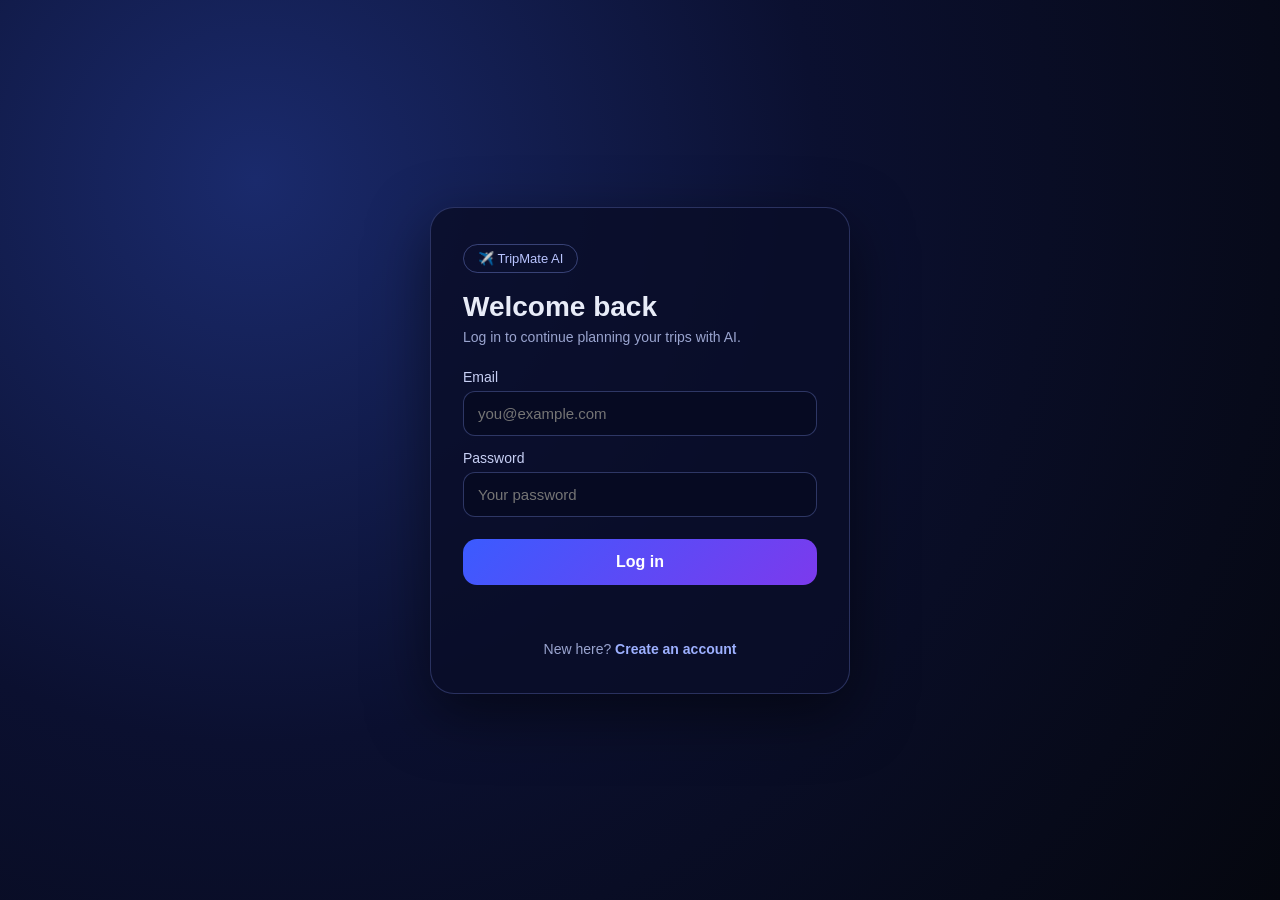
<file: templates/login.html>
<!DOCTYPE html>
<html lang="en">
<head>
    <meta charset="UTF-8">
    <meta name="viewport" content="width=device-width, initial-scale=1">
    <title>Log in - TripMate AI</title>
    <style>
        * { box-sizing: border-box; }

        body {
            margin: 0;
            min-height: 100vh;
            display: flex;
            align-items: center;
            justify-content: center;
            font-family: "Segoe UI", Arial, sans-serif;
            color: #e8ecf8;
            background: radial-gradient(circle at 20% 20%, #1a2a6c 0%, #0b1030 45%, #05070f 100%);
        }

        .card {
            width: 100%;
            max-width: 420px;
            margin: 24px;
            padding: 36px 32px;
            border-radius: 24px;
            background: rgba(10, 14, 40, 0.85);
            border: 1px solid rgba(140, 160, 255, 0.25);
            box-shadow: 0 20px 60px rgba(0, 0, 0, 0.5);
        }

        .badge {
            display: inline-block;
            padding: 6px 14px;
            border-radius: 999px;
            border: 1px solid rgba(140, 160, 255, 0.35);
            color: #b9c4ff;
            font-size: 13px;
            margin-bottom: 18px;
        }

        h1 { margin: 0 0 6px; font-size: 28px; }
        .sub { margin: 0 0 24px; color: #9aa4cf; font-size: 14px; }

        label { display: block; margin: 14px 0 6px; font-size: 14px; color: #c8d0f5; }

        input {
            width: 100%;
            padding: 13px 14px;
            border-radius: 12px;
            border: 1px solid rgba(140, 160, 255, 0.3);
            background: #060a22;
            color: #ffffff;
            font-size: 15px;
            outline: none;
        }
        input:focus { border-color: #6c7bff; box-shadow: 0 0 0 3px rgba(108, 123, 255, 0.25); }

        button {
            width: 100%;
            margin-top: 22px;
            padding: 14px;
            border: none;
            border-radius: 14px;
            font-size: 16px;
            font-weight: 700;
            color: #ffffff;
            cursor: pointer;
            background: linear-gradient(135deg, #3b5bff, #7c3aed);
        }
        button:disabled { opacity: 0.6; cursor: not-allowed; }

        .message { margin-top: 16px; font-size: 14px; min-height: 20px; }
        .message.ok { color: #4ade80; }
        .message.err { color: #ff8a8a; }

        .switch { margin-top: 20px; text-align: center; font-size: 14px; color: #9aa4cf; }
        .switch a { color: #9db0ff; text-decoration: none; font-weight: 600; }
    </style>
</head>
<body>
    <div class="card">
        <span class="badge">&#9992;&#65039; TripMate AI</span>
        <h1>Welcome back</h1>
        <p class="sub">Log in to continue planning your trips with AI.</p>

        <form id="login-form" novalidate>
            <label for="email">Email</label>
            <input id="email" type="email" autocomplete="email" placeholder="you@example.com" required>

            <label for="password">Password</label>
            <input id="password" type="password" autocomplete="current-password" placeholder="Your password" required>

            <button id="submit-btn" type="submit">Log in</button>
            <div id="message" class="message"></div>
        </form>

        <div class="switch">New here? <a href="/signup">Create an account</a></div>
    </div>

    <script>
        const form = document.getElementById("login-form");
        const message = document.getElementById("message");
        const button = document.getElementById("submit-btn");

        form.addEventListener("submit", async function (event) {
            event.preventDefault();

            message.textContent = "";
            message.className = "message";
            button.disabled = true;
            button.textContent = "Logging in...";

            try {
                const response = await fetch("/api/login", {
                    method: "POST",
                    headers: { "Content-Type": "application/json" },
                    body: JSON.stringify({
                        email: document.getElementById("email").value,
                        password: document.getElementById("password").value
                    })
                });

                const data = await response.json();

                if (data.success) {
                    message.textContent = "Logged in! Taking you to the planner...";
                    message.className = "message ok";
                    window.location.href = "/";
                } else {
                    message.textContent = data.error || "Something went wrong.";
                    message.className = "message err";
                    button.disabled = false;
                    button.textContent = "Log in";
                }
            } catch (error) {
                message.textContent = "Could not reach the server. Please try again.";
                message.className = "message err";
                button.disabled = false;
                button.textContent = "Log in";
            }
        });
    </script>
</body>
</html>
</file>
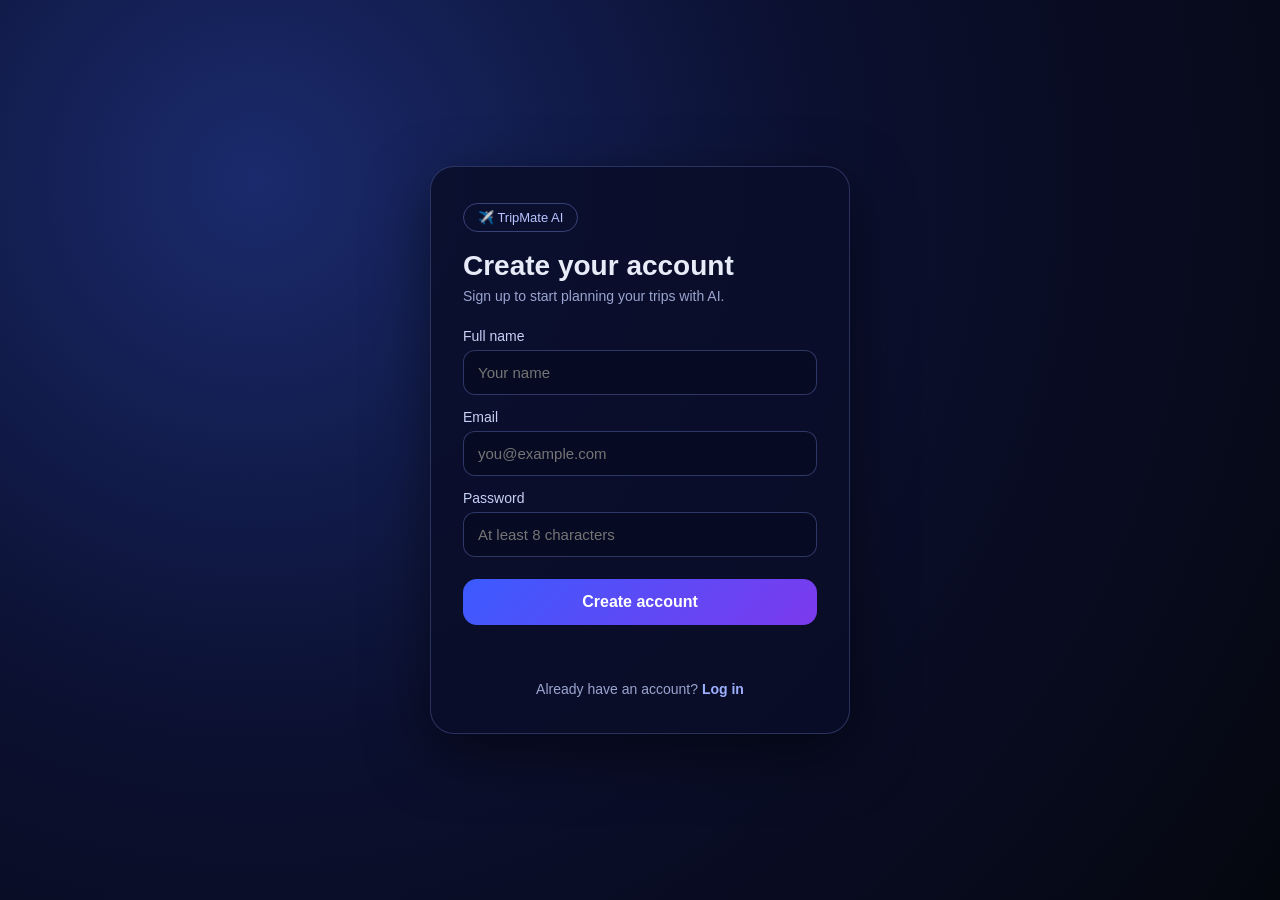
<file: templates/signup.html>
<!DOCTYPE html>
<html lang="en">
<head>
    <meta charset="UTF-8">
    <meta name="viewport" content="width=device-width, initial-scale=1">
    <title>Sign up - TripMate AI</title>
    <style>
        * { box-sizing: border-box; }

        body {
            margin: 0;
            min-height: 100vh;
            display: flex;
            align-items: center;
            justify-content: center;
            font-family: "Segoe UI", Arial, sans-serif;
            color: #e8ecf8;
            background: radial-gradient(circle at 20% 20%, #1a2a6c 0%, #0b1030 45%, #05070f 100%);
        }

        .card {
            width: 100%;
            max-width: 420px;
            margin: 24px;
            padding: 36px 32px;
            border-radius: 24px;
            background: rgba(10, 14, 40, 0.85);
            border: 1px solid rgba(140, 160, 255, 0.25);
            box-shadow: 0 20px 60px rgba(0, 0, 0, 0.5);
        }

        .badge {
            display: inline-block;
            padding: 6px 14px;
            border-radius: 999px;
            border: 1px solid rgba(140, 160, 255, 0.35);
            color: #b9c4ff;
            font-size: 13px;
            margin-bottom: 18px;
        }

        h1 { margin: 0 0 6px; font-size: 28px; }
        .sub { margin: 0 0 24px; color: #9aa4cf; font-size: 14px; }

        label { display: block; margin: 14px 0 6px; font-size: 14px; color: #c8d0f5; }

        input {
            width: 100%;
            padding: 13px 14px;
            border-radius: 12px;
            border: 1px solid rgba(140, 160, 255, 0.3);
            background: #060a22;
            color: #ffffff;
            font-size: 15px;
            outline: none;
        }
        input:focus { border-color: #6c7bff; box-shadow: 0 0 0 3px rgba(108, 123, 255, 0.25); }

        button {
            width: 100%;
            margin-top: 22px;
            padding: 14px;
            border: none;
            border-radius: 14px;
            font-size: 16px;
            font-weight: 700;
            color: #ffffff;
            cursor: pointer;
            background: linear-gradient(135deg, #3b5bff, #7c3aed);
        }
        button:disabled { opacity: 0.6; cursor: not-allowed; }

        .message { margin-top: 16px; font-size: 14px; min-height: 20px; }
        .message.ok { color: #4ade80; }
        .message.err { color: #ff8a8a; }

        .switch { margin-top: 20px; text-align: center; font-size: 14px; color: #9aa4cf; }
        .switch a { color: #9db0ff; text-decoration: none; font-weight: 600; }
    </style>
</head>
<body>
    <div class="card">
        <span class="badge">&#9992;&#65039; TripMate AI</span>
        <h1>Create your account</h1>
        <p class="sub">Sign up to start planning your trips with AI.</p>

        <form id="signup-form" novalidate>
            <label for="name">Full name</label>
            <input id="name" type="text" autocomplete="name" placeholder="Your name" required>

            <label for="email">Email</label>
            <input id="email" type="email" autocomplete="email" placeholder="you@example.com" required>

            <label for="password">Password</label>
            <input id="password" type="password" autocomplete="new-password" placeholder="At least 8 characters" required>

            <button id="submit-btn" type="submit">Create account</button>
            <div id="message" class="message"></div>
        </form>

        <div class="switch">Already have an account? <a href="/login">Log in</a></div>
    </div>

    <script>
        const form = document.getElementById("signup-form");
        const message = document.getElementById("message");
        const button = document.getElementById("submit-btn");

        form.addEventListener("submit", async function (event) {
            event.preventDefault();

            message.textContent = "";
            message.className = "message";
            button.disabled = true;
            button.textContent = "Creating account...";

            try {
                const response = await fetch("/api/signup", {
                    method: "POST",
                    headers: { "Content-Type": "application/json" },
                    body: JSON.stringify({
                        name: document.getElementById("name").value,
                        email: document.getElementById("email").value,
                        password: document.getElementById("password").value
                    })
                });

                const data = await response.json();

                if (data.success) {
                    message.textContent = data.message;
                    message.className = "message ok";
                    form.reset();
                } else {
                    message.textContent = data.error || "Something went wrong.";
                    message.className = "message err";
                }
            } catch (error) {
                message.textContent = "Could not reach the server. Please try again.";
                message.className = "message err";
            } finally {
                button.disabled = false;
                button.textContent = "Create account";
            }
        });
    </script>
</body>
</html>
</file>
